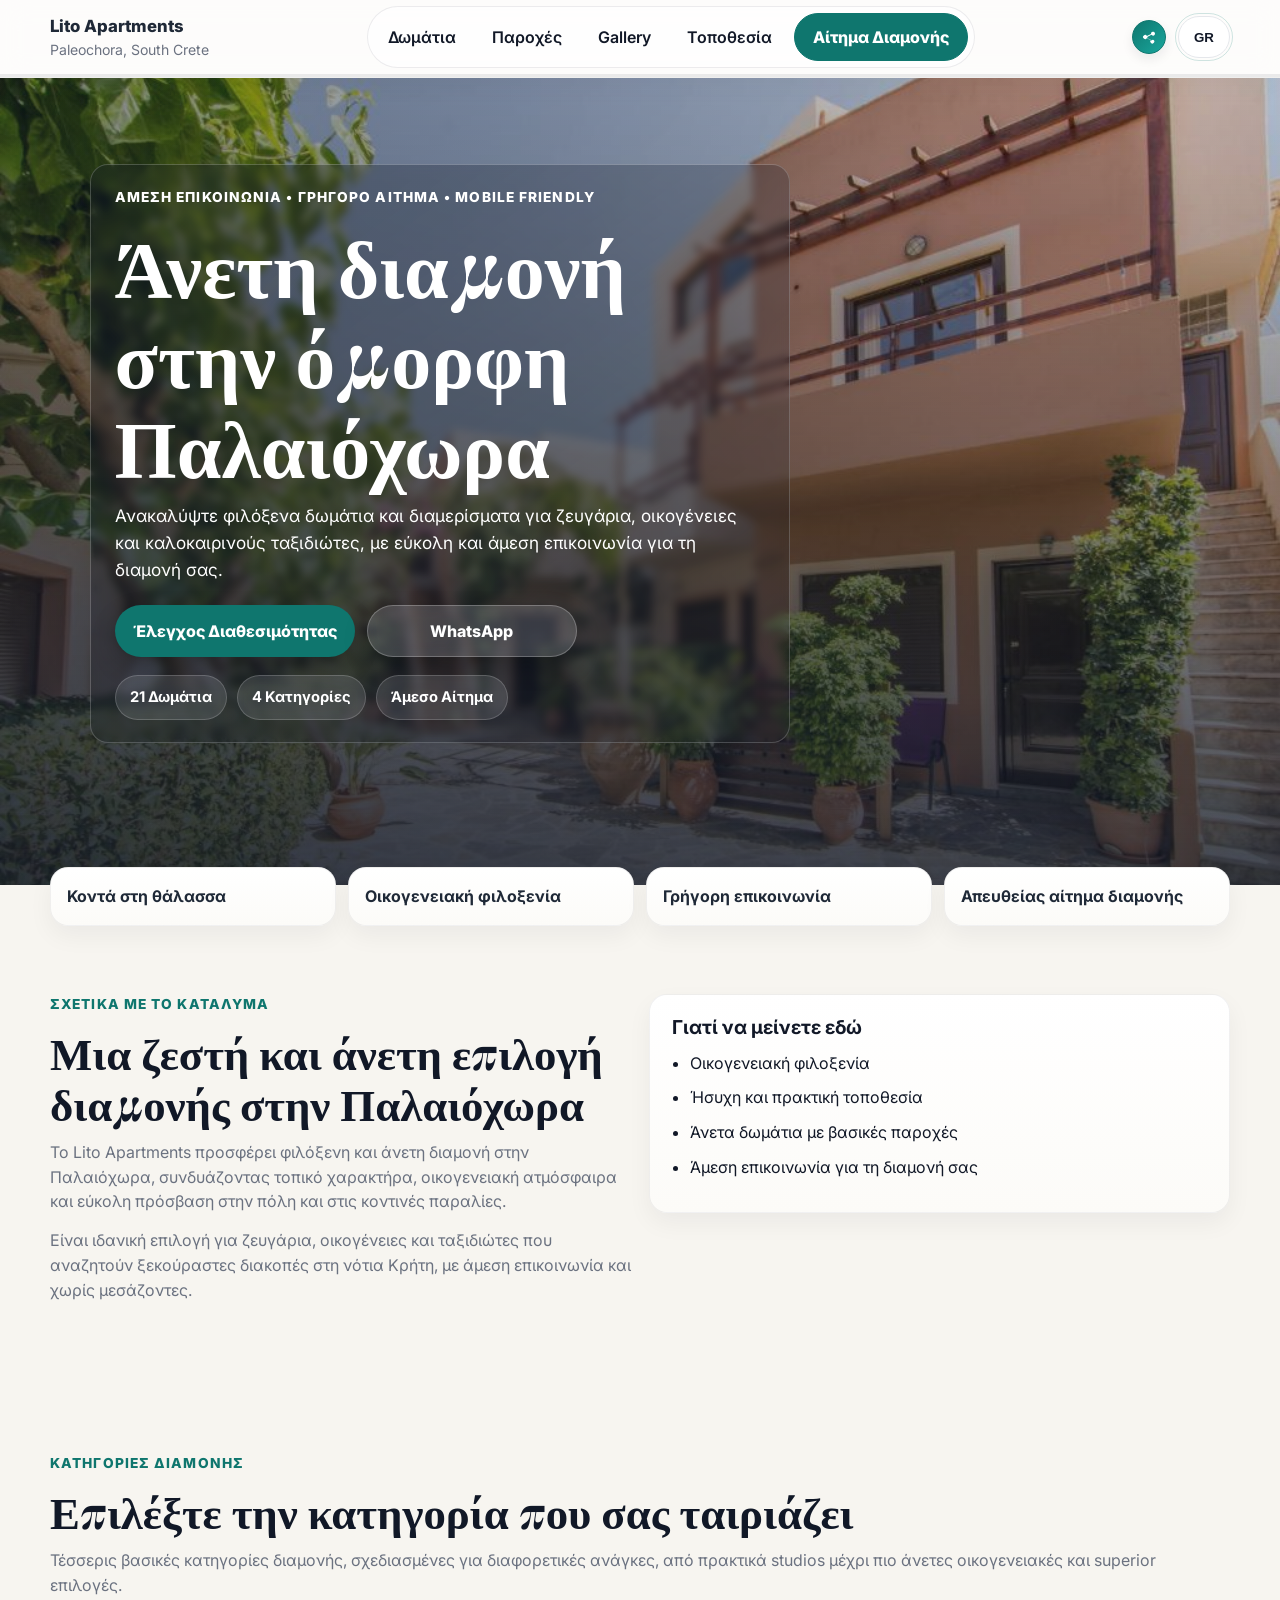
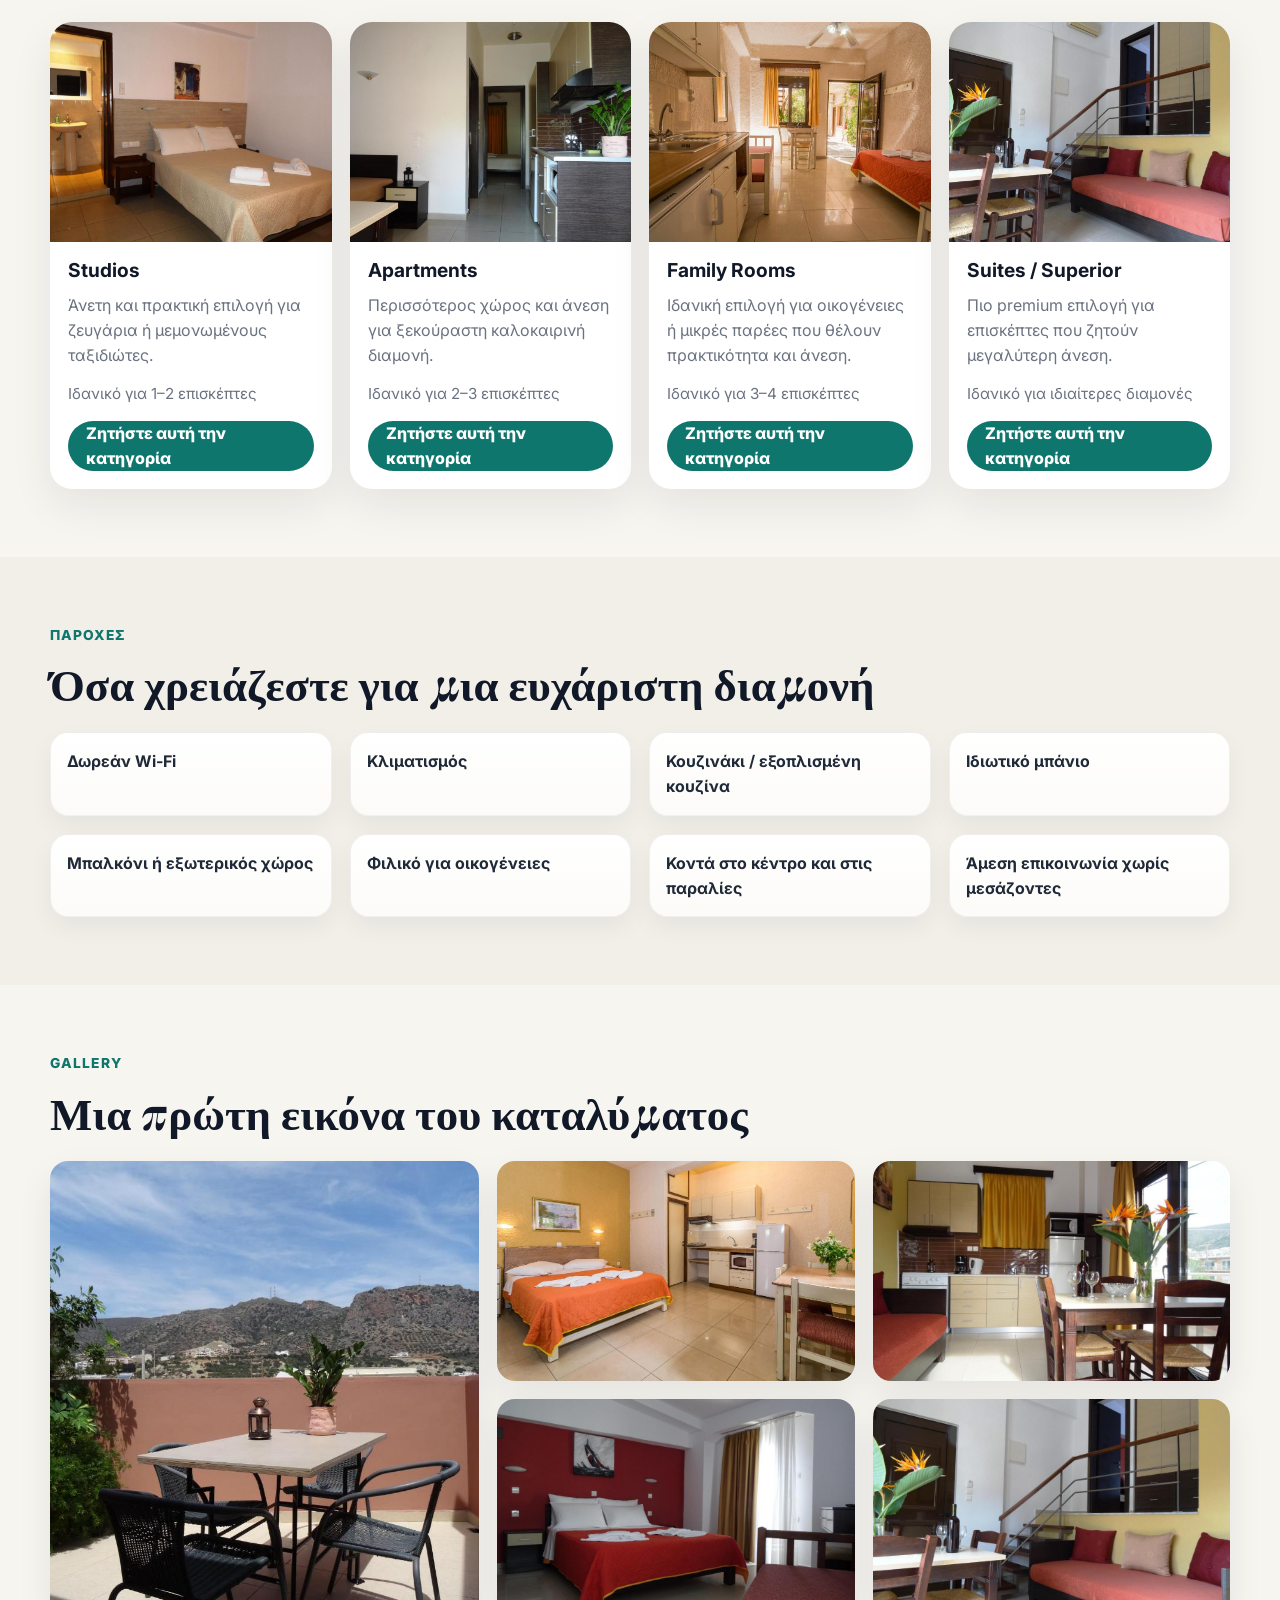
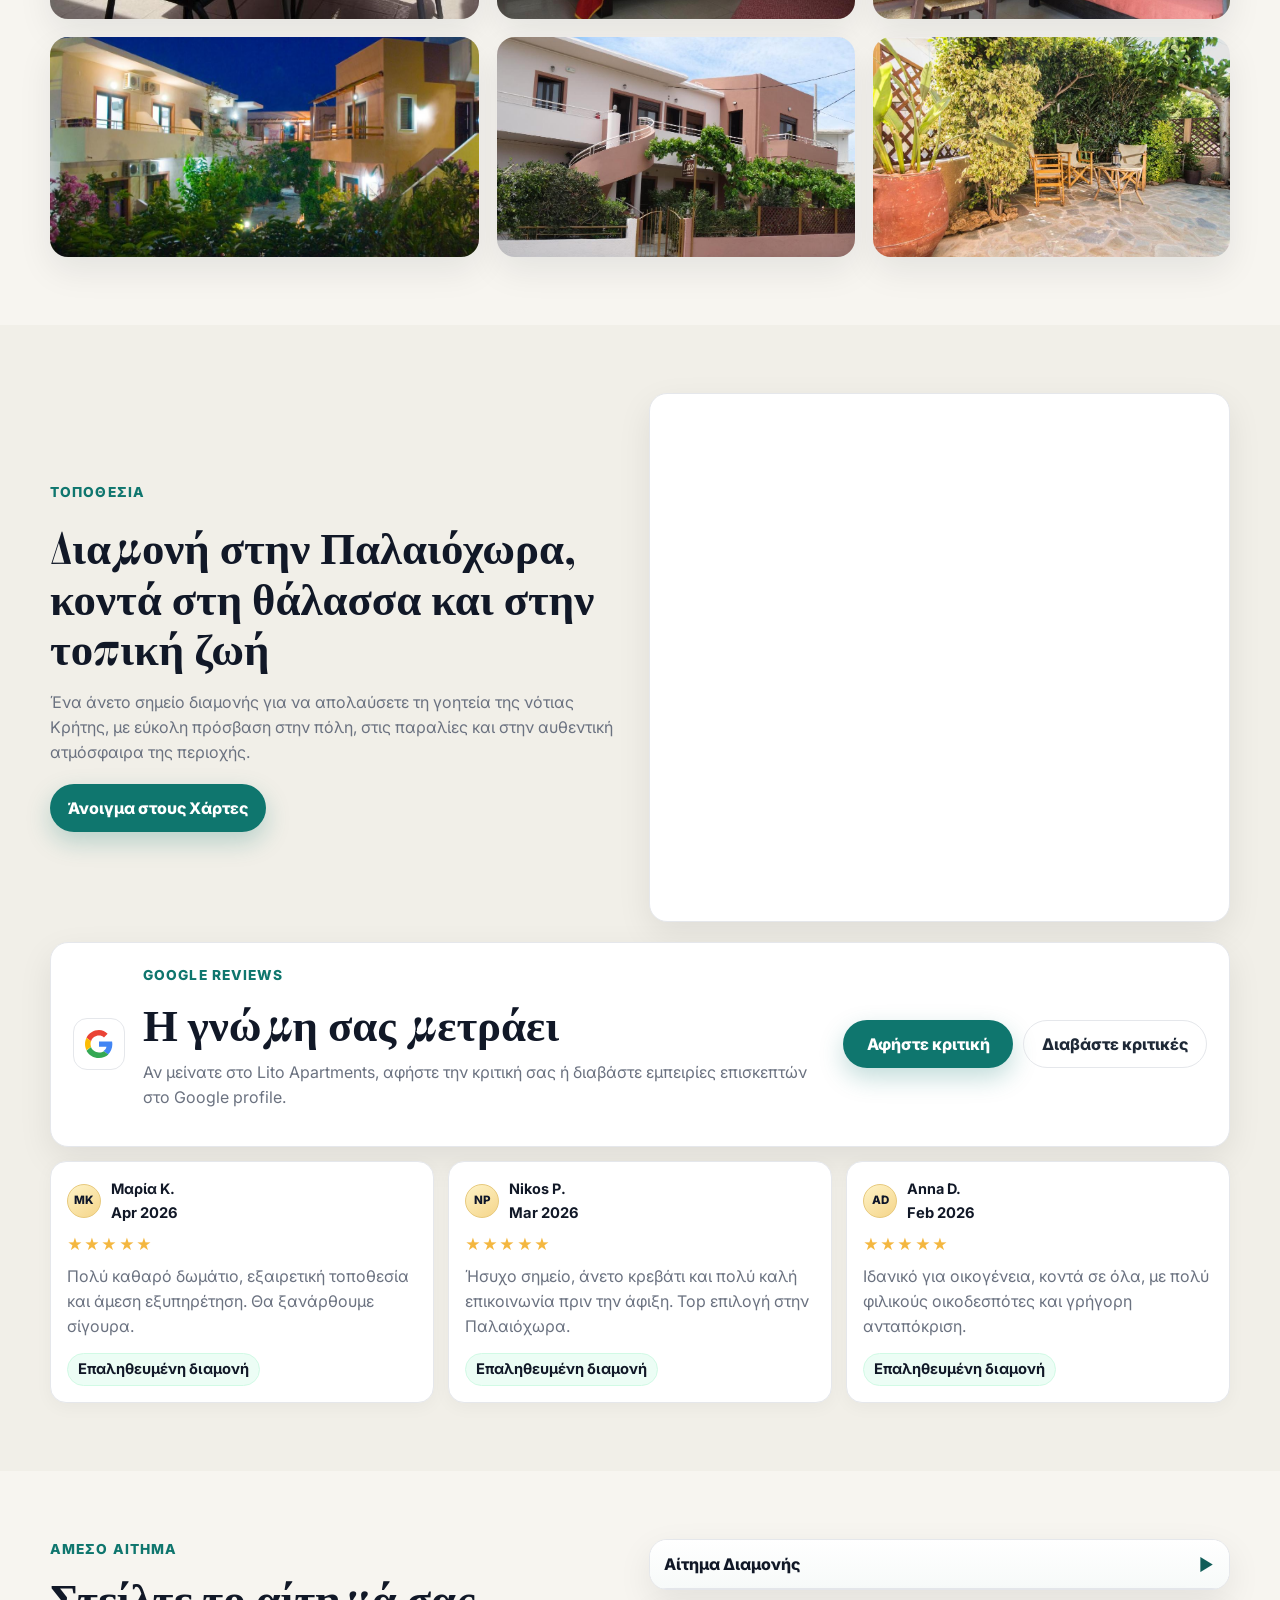
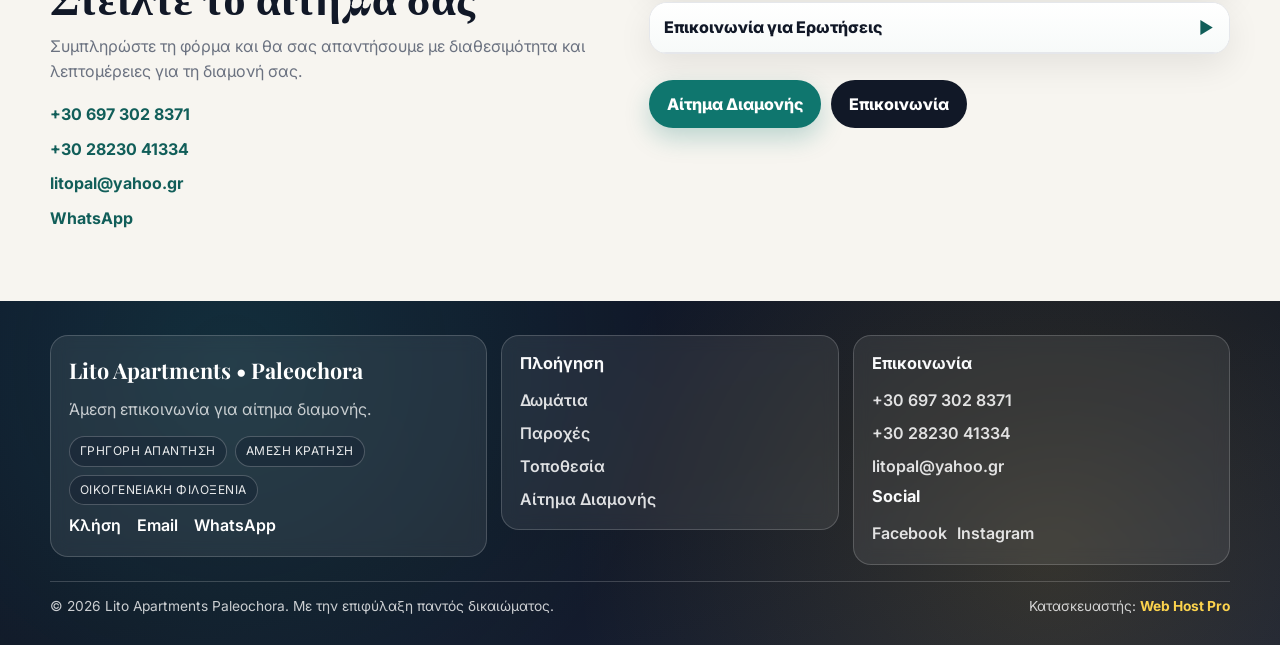
<file: index.html>
<!DOCTYPE html>
<html lang="el">
<head>
	<meta charset="UTF-8" />
	<meta name="viewport" content="width=device-width, initial-scale=1.0" />

	<title>Lito Apartments Paleochora | Direct Stay Request</title>
	<meta name="description" content="Άνετη διαμονή στην Παλαιόχωρα με άμεση επικοινωνία για αίτημα διαθεσιμότητας και κρατήσεις χωρίς μεσάζοντες." />
	<meta name="theme-color" content="#0f766e" />

	<meta property="og:title" content="Lito Apartments Paleochora" />
	<meta property="og:description" content="Comfortable apartments in Paleochora with direct communication for your stay request." />
	<meta property="og:type" content="website" />
	<meta property="og:image" content="assets/images/hero.jpg" />
	<meta property="og:locale" content="el_GR" />

	<link rel="preconnect" href="https://fonts.googleapis.com">
	<link rel="preconnect" href="https://fonts.gstatic.com" crossorigin>
	<link href="https://fonts.googleapis.com/css2?family=Inter:wght@400;500;600;700;800&family=Playfair+Display:wght@600;700&display=swap" rel="stylesheet">

	<link rel="stylesheet" href="assets/css/style.css" />
</head>
<body>
	<header class="site-header">
		<div class="container header-wrap">
			<a href="#home" class="brand" aria-label="Lito Apartments Paleochora">
				<span class="brand-title">Lito Apartments</span>
				<span class="brand-subtitle">Paleochora, South Crete</span>
			</a>

			<nav class="desktop-nav" aria-label="Primary navigation">
				<a href="#rooms" class="nav-link" data-i18n="navRooms">Δωμάτια</a>
				<a href="#facilities" class="nav-link" data-i18n="navFacilities">Παροχές</a>
				<a href="#gallery" class="nav-link" data-i18n="navGallery">Gallery</a>
				<a href="#location" class="nav-link" data-i18n="navLocation">Τοποθεσία</a>
				<a href="#contact" class="btn btn-outline js-open-request" data-i18n="navRequest">Αίτημα Διαμονής</a>
			</nav>

			<div class="header-actions">
				<div class="share-menu" id="shareMenu">
					<button id="shareMenuToggle" class="share-main-btn" type="button" aria-label="Open share menu" title="Open share menu" aria-expanded="false" aria-controls="shareMenuPanel">
						<svg viewBox="0 0 24 24" aria-hidden="true">
							<path d="M18 16a3 3 0 0 0-2.39 1.2l-6.2-3.1a3.1 3.1 0 0 0 0-2.2l6.2-3.1A3 3 0 1 0 15 7a3.1 3.1 0 0 0 .05.53l-6.2 3.1a3 3 0 1 0 0 2.74l6.2 3.1A3 3 0 1 0 18 16z" fill="currentColor"/>
						</svg>
					</button>
					<div class="share-menu-panel" id="shareMenuPanel" aria-label="Share options">
						<button id="shareSiteBtn" class="share-item" type="button" aria-label="Share this page" title="Share this page">
							<svg viewBox="0 0 24 24" aria-hidden="true">
								<path d="M18 16a3 3 0 0 0-2.39 1.2l-6.2-3.1a3.1 3.1 0 0 0 0-2.2l6.2-3.1A3 3 0 1 0 15 7a3.1 3.1 0 0 0 .05.53l-6.2 3.1a3 3 0 1 0 0 2.74l6.2 3.1A3 3 0 1 0 18 16z" fill="currentColor"/>
							</svg>
						</button>
						<a class="share-item" href="https://wa.me/306973028371" target="_blank" rel="noopener" aria-label="WhatsApp">
						<svg viewBox="0 0 24 24" aria-hidden="true">
							<path d="M20.52 3.48A11.82 11.82 0 0 0 12.03 0C5.43 0 .08 5.35.08 11.95c0 2.1.55 4.16 1.6 5.98L0 24l6.24-1.63a11.88 11.88 0 0 0 5.79 1.48h.01c6.6 0 11.95-5.35 11.95-11.95 0-3.19-1.24-6.19-3.47-8.42zM12.04 21.8h-.01a9.86 9.86 0 0 1-5.03-1.38l-.36-.21-3.7.97.99-3.61-.24-.37a9.84 9.84 0 0 1-1.53-5.25c0-5.46 4.44-9.9 9.9-9.9 2.65 0 5.14 1.03 7.01 2.9a9.84 9.84 0 0 1 2.9 7.01c0 5.46-4.45 9.9-9.91 9.9zm5.43-7.42c-.3-.15-1.76-.87-2.04-.97-.27-.1-.47-.15-.67.15s-.77.97-.95 1.17c-.17.2-.35.22-.64.07-.3-.15-1.27-.47-2.42-1.5-.9-.8-1.5-1.8-1.67-2.1-.17-.3-.02-.46.13-.61.13-.13.3-.35.45-.52.15-.17.2-.3.3-.5.1-.2.05-.37-.02-.52-.08-.15-.67-1.62-.92-2.22-.24-.57-.49-.5-.67-.51h-.57c-.2 0-.52.08-.8.37s-1.05 1.02-1.05 2.48 1.07 2.88 1.22 3.08c.15.2 2.1 3.2 5.1 4.49.71.31 1.27.5 1.7.64.72.23 1.38.2 1.9.12.58-.09 1.76-.72 2.01-1.41.25-.7.25-1.29.17-1.41-.07-.12-.27-.2-.57-.35z" fill="currentColor"/>
						</svg>
						</a>
						<a class="share-item" href="https://www.facebook.com" target="_blank" rel="noopener" aria-label="Facebook">
						<svg viewBox="0 0 24 24" aria-hidden="true">
							<path d="M24 12a12 12 0 1 0-13.88 11.86v-8.39H7.08V12h3.04V9.36c0-3 1.79-4.66 4.53-4.66 1.31 0 2.68.23 2.68.23v2.95h-1.51c-1.49 0-1.95.93-1.95 1.88V12h3.32l-.53 3.47h-2.79v8.39A12 12 0 0 0 24 12z" fill="currentColor"/>
						</svg>
						</a>
						<a class="share-item" href="https://www.instagram.com" target="_blank" rel="noopener" aria-label="Instagram">
						<svg viewBox="0 0 24 24" aria-hidden="true">
							<path d="M7 2h10a5 5 0 0 1 5 5v10a5 5 0 0 1-5 5H7a5 5 0 0 1-5-5V7a5 5 0 0 1 5-5zm0 2a3 3 0 0 0-3 3v10a3 3 0 0 0 3 3h10a3 3 0 0 0 3-3V7a3 3 0 0 0-3-3H7zm11.5 1.5a1 1 0 1 1-1 1 1 1 0 0 1 1-1zM12 7a5 5 0 1 1-5 5 5 5 0 0 1 5-5zm0 2a3 3 0 1 0 3 3 3 3 0 0 0-3-3z" fill="currentColor"/>
						</svg>
						</a>
					</div>
				</div>

				<button id="langToggle" class="lang-toggle" type="button" aria-label="Toggle language">
					GR
				</button>

				<button id="menuToggle" class="menu-toggle" type="button" aria-label="Toggle menu">
					☰
				</button>
			</div>
		</div>

		<div id="mobileMenu" class="mobile-menu">
			<a href="#rooms" class="nav-link" data-i18n="navRooms">Δωμάτια</a>
			<a href="#facilities" class="nav-link" data-i18n="navFacilities">Παροχές</a>
			<a href="#gallery" class="nav-link" data-i18n="navGallery">Gallery</a>
			<a href="#location" class="nav-link" data-i18n="navLocation">Τοποθεσία</a>
			<a href="#contact" class="js-open-request" data-i18n="navRequest">Αίτημα Διαμονής</a>
		</div>
		<div class="nav-progress" aria-hidden="true">
			<span id="navProgressBar"></span>
		</div>
	</header>

	<main id="home">
		<section class="hero">
			<img src="assets/images/hero.jpg" alt="Lito Apartments Paleochora" class="hero-bg" loading="eager" />

			<div class="hero-overlay"></div>

			<div class="container hero-inner">
				<div class="hero-content">
					<p class="eyebrow hero-eyebrow" data-i18n="heroEyebrow">Άμεση επικοινωνία • Γρήγορο αίτημα • Mobile friendly</p>
					<h1 data-i18n="heroTitle">Άνετη διαμονή στην όμορφη Παλαιόχωρα</h1>
					<p class="hero-text" data-i18n="heroText">
						Ανακαλύψτε φιλόξενα δωμάτια και διαμερίσματα για ζευγάρια, οικογένειες και καλοκαιρινούς ταξιδιώτες,
						με εύκολη και άμεση επικοινωνία για τη διαμονή σας.
					</p>

					<div class="hero-actions">
						<a href="#contact" class="btn btn-primary js-open-request" data-i18n="heroCtaPrimary">Έλεγχος Διαθεσιμότητας</a>
						<a href="https://wa.me/306973028371" class="btn btn-secondary" target="_blank" rel="noopener" data-i18n="heroCtaSecondary">WhatsApp</a>
					</div>

					<div class="hero-points">
						<span data-i18n="heroPoint1">21 Δωμάτια</span>
						<span data-i18n="heroPoint2">4 Κατηγορίες</span>
						<span data-i18n="heroPoint3">Άμεσο Αίτημα</span>
					</div>
				</div>
			</div>
		</section>

		<section class="trust-bar">
			<div class="container trust-grid">
				<div class="trust-item" data-i18n="trust1">Κοντά στη θάλασσα</div>
				<div class="trust-item" data-i18n="trust2">Οικογενειακή φιλοξενία</div>
				<div class="trust-item" data-i18n="trust3">Γρήγορη επικοινωνία</div>
				<div class="trust-item" data-i18n="trust4">Απευθείας αίτημα διαμονής</div>
			</div>
		</section>

		<section class="section intro">
			<div class="container intro-grid">
				<div class="intro-copy">
					<p class="eyebrow" data-i18n="aboutEyebrow">Σχετικά με το κατάλυμα</p>
					<h2 data-i18n="aboutTitle">Μια ζεστή και άνετη επιλογή διαμονής στην Παλαιόχωρα</h2>
					<p data-i18n="aboutText1">
						Το Lito Apartments προσφέρει φιλόξενη και άνετη διαμονή στην Παλαιόχωρα,
						συνδυάζοντας τοπικό χαρακτήρα, οικογενειακή ατμόσφαιρα και εύκολη πρόσβαση στην πόλη και στις κοντινές παραλίες.
					</p>
					<p data-i18n="aboutText2">
						Είναι ιδανική επιλογή για ζευγάρια, οικογένειες και ταξιδιώτες που αναζητούν ξεκούραστες διακοπές
						στη νότια Κρήτη, με άμεση επικοινωνία και χωρίς μεσάζοντες.
					</p>
				</div>

				<div class="info-card">
					<h3 data-i18n="whyTitle">Γιατί να μείνετε εδώ</h3>
					<ul class="check-list">
						<li data-i18n="why1">Οικογενειακή φιλοξενία</li>
						<li data-i18n="why2">Ήσυχη και πρακτική τοποθεσία</li>
						<li data-i18n="why3">Άνετα δωμάτια με βασικές παροχές</li>
						<li data-i18n="why4">Άμεση επικοινωνία για τη διαμονή σας</li>
					</ul>
				</div>
			</div>
		</section>

		<section id="rooms" class="section">
			<div class="container">
				<div class="section-head">
					<p class="eyebrow" data-i18n="roomsEyebrow">Κατηγορίες διαμονής</p>
					<h2 data-i18n="roomsTitle">Επιλέξτε την κατηγορία που σας ταιριάζει</h2>
					<p data-i18n="roomsIntro">
						Τέσσερις βασικές κατηγορίες διαμονής, σχεδιασμένες για διαφορετικές ανάγκες,
						από πρακτικά studios μέχρι πιο άνετες οικογενειακές και superior επιλογές.
					</p>
				</div>

				<div class="cards-grid">
					<article class="room-card">
						<img src="assets/images/room-1.jpg" alt="Studio" loading="lazy" />
						<div class="room-card-body">
							<h3 data-i18n="room1Title">Studios</h3>
							<p data-i18n="room1Text">Άνετη και πρακτική επιλογή για ζευγάρια ή μεμονωμένους ταξιδιώτες.</p>
							<span data-i18n="room1Meta">Ιδανικό για 1–2 επισκέπτες</span>
							<a href="#contact" class="btn btn-small" data-room="Studio" data-i18n="roomCta">Ζητήστε αυτή την κατηγορία</a>
						</div>
					</article>

					<article class="room-card">
						<img src="assets/images/room-2.jpg" alt="Apartment" loading="lazy" />
						<div class="room-card-body">
							<h3 data-i18n="room2Title">Apartments</h3>
							<p data-i18n="room2Text">Περισσότερος χώρος και άνεση για ξεκούραστη καλοκαιρινή διαμονή.</p>
							<span data-i18n="room2Meta">Ιδανικό για 2–3 επισκέπτες</span>
							<a href="#contact" class="btn btn-small" data-room="Apartment" data-i18n="roomCta">Ζητήστε αυτή την κατηγορία</a>
						</div>
					</article>

					<article class="room-card">
						<img src="assets/images/room-3.jpg" alt="Family Room" loading="lazy" />
						<div class="room-card-body">
							<h3 data-i18n="room3Title">Family Rooms</h3>
							<p data-i18n="room3Text">Ιδανική επιλογή για οικογένειες ή μικρές παρέες που θέλουν πρακτικότητα και άνεση.</p>
							<span data-i18n="room3Meta">Ιδανικό για 3–4 επισκέπτες</span>
							<a href="#contact" class="btn btn-small" data-room="Family Room" data-i18n="roomCta">Ζητήστε αυτή την κατηγορία</a>
						</div>
					</article>

					<article class="room-card">
						<img src="assets/images/room-4.jpg" alt="Suite / Superior" loading="lazy" />
						<div class="room-card-body">
							<h3 data-i18n="room4Title">Suites / Superior</h3>
							<p data-i18n="room4Text">Πιο premium επιλογή για επισκέπτες που ζητούν μεγαλύτερη άνεση.</p>
							<span data-i18n="room4Meta">Ιδανικό για ιδιαίτερες διαμονές</span>
							<a href="#contact" class="btn btn-small" data-room="Suite / Superior" data-i18n="roomCta">Ζητήστε αυτή την κατηγορία</a>
						</div>
					</article>
				</div>
			</div>
		</section>

		<section id="facilities" class="section section-alt">
			<div class="container">
				<div class="section-head">
					<p class="eyebrow" data-i18n="facilitiesEyebrow">Παροχές</p>
					<h2 data-i18n="facilitiesTitle">Όσα χρειάζεστε για μια ευχάριστη διαμονή</h2>
				</div>

				<div class="features-grid">
					<div class="feature" data-i18n="facility1">Δωρεάν Wi-Fi</div>
					<div class="feature" data-i18n="facility2">Κλιματισμός</div>
					<div class="feature" data-i18n="facility3">Κουζινάκι / εξοπλισμένη κουζίνα</div>
					<div class="feature" data-i18n="facility4">Ιδιωτικό μπάνιο</div>
					<div class="feature" data-i18n="facility5">Μπαλκόνι ή εξωτερικός χώρος</div>
					<div class="feature" data-i18n="facility6">Φιλικό για οικογένειες</div>
					<div class="feature" data-i18n="facility7">Κοντά στο κέντρο και στις παραλίες</div>
					<div class="feature" data-i18n="facility8">Άμεση επικοινωνία χωρίς μεσάζοντες</div>
				</div>
			</div>
		</section>

		<section id="gallery" class="section">
			<div class="container">
				<div class="section-head">
					<p class="eyebrow" data-i18n="galleryEyebrow">Gallery</p>
					<h2 data-i18n="galleryTitle">Μια πρώτη εικόνα του καταλύματος</h2>
				</div>

				<div class="gallery-grid">
					<img src="assets/images/gallery-1.jpg" alt="Gallery image 1" loading="lazy">
					<img src="assets/images/gallery-2.jpg" alt="Gallery image 2" loading="lazy">
					<img src="assets/images/gallery-3.jpg" alt="Gallery image 3" loading="lazy">
					<img src="assets/images/gallery-4.jpg" alt="Gallery image 4" loading="lazy">
					<img src="assets/images/gallery-5.jpg" alt="Gallery image 5" loading="lazy">
					<img src="assets/images/gallery-6.jpg" alt="Gallery image 6" loading="lazy">
					<img src="assets/images/gallery-7.jpg" alt="Gallery image 7" loading="lazy">
					<img src="assets/images/gallery-8.jpg" alt="Gallery image 8" loading="lazy">
				</div>
			</div>
		</section>

		<section id="location" class="section section-alt">
			<div class="container location-box">
				<div class="location-copy">
					<p class="eyebrow" data-i18n="locationEyebrow">Τοποθεσία</p>
					<h2 data-i18n="locationTitle">Διαμονή στην Παλαιόχωρα, κοντά στη θάλασσα και στην τοπική ζωή</h2>
					<p data-i18n="locationText">
						Ένα άνετο σημείο διαμονής για να απολαύσετε τη γοητεία της νότιας Κρήτης,
						με εύκολη πρόσβαση στην πόλη, στις παραλίες και στην αυθεντική ατμόσφαιρα της περιοχής.
					</p>
					<div class="location-actions">
						<a href="https://maps.app.goo.gl/StmvVErkx6oPKUX96" class="btn btn-primary" target="_blank" rel="noopener" data-i18n="locationCta">Άνοιγμα στους Χάρτες</a>
					</div>
				</div>
				<div class="location-map-card">
					<iframe
						title="Paleochora map"
						src="https://maps.google.com/maps?q=Lito%20Apartments%20Paleochora&z=17&output=embed&iwloc=near"
						loading="lazy"
						referrerpolicy="no-referrer-when-downgrade"></iframe>
				</div>
			</div>

			<div class="container location-reviews">
				<div class="google-review-card location-google-card">
					<div class="google-profile-badge" aria-hidden="true">
						<svg viewBox="0 0 48 48" width="28" height="28" role="img" aria-label="Google">
							<path fill="#EA4335" d="M24 9.5c3.3 0 6.2 1.1 8.5 3.3l6.3-6.3C34.8 2.3 29.8 0 24 0 14.6 0 6.5 5.4 2.6 13.3l7.8 6.1C12.2 13.3 17.6 9.5 24 9.5z"/>
							<path fill="#4285F4" d="M46.9 24.5c0-1.7-.2-3.3-.5-4.9H24v9.3h12.8c-.6 3-2.3 5.5-4.9 7.2l7.6 5.9c4.4-4.1 7.4-10.1 7.4-17.5z"/>
							<path fill="#FBBC05" d="M10.4 28.6c-.5-1.5-.9-3-.9-4.6s.3-3.2.9-4.6l-7.8-6.1C.9 16.5 0 20.1 0 24s.9 7.5 2.6 10.7l7.8-6.1z"/>
							<path fill="#34A853" d="M24 48c6.5 0 12-2.1 16-5.8l-7.6-5.9c-2.1 1.4-4.8 2.2-8.4 2.2-6.4 0-11.8-3.8-13.7-9.2l-7.8 6.1C6.5 42.6 14.6 48 24 48z"/>
						</svg>
					</div>
					<div class="google-review-copy">
						<p class="eyebrow" data-i18n="googleEyebrow">Google Reviews</p>
						<h2 data-i18n="googleTitle">Η γνώμη σας μετράει</h2>
						<p data-i18n="googleText">Αν μείνατε στο Lito Apartments, αφήστε την κριτική σας ή διαβάστε εμπειρίες επισκεπτών στο Google profile.</p>
					</div>
					<div class="google-review-actions">
						<a class="btn btn-primary" href="https://maps.app.goo.gl/StmvVErkx6oPKUX96" target="_blank" rel="noopener" data-i18n="googleCtaLeave">Αφήστε κριτική</a>
						<a class="btn btn-outline" href="https://maps.app.goo.gl/StmvVErkx6oPKUX96" target="_blank" rel="noopener" data-i18n="googleCtaRead">Διαβάστε κριτικές</a>
					</div>
				</div>

				<div class="review-grid">
					<article class="review-card">
						<div class="review-head">
							<div class="review-avatar" aria-hidden="true">MK</div>
							<div class="review-meta">
								<strong data-i18n="review1Author">Μαρία Κ.</strong>
								<span>Apr 2026</span>
							</div>
						</div>
						<div class="review-stars" aria-hidden="true">★★★★★</div>
						<p data-i18n="review1Text">Πολύ καθαρό δωμάτιο, εξαιρετική τοποθεσία και άμεση εξυπηρέτηση. Θα ξανάρθουμε σίγουρα.</p>
						<span class="review-badge" data-i18n="reviewVerified">Επαληθευμένη διαμονή</span>
					</article>
					<article class="review-card">
						<div class="review-head">
							<div class="review-avatar" aria-hidden="true">NP</div>
							<div class="review-meta">
								<strong data-i18n="review2Author">Nikos P.</strong>
								<span>Mar 2026</span>
							</div>
						</div>
						<div class="review-stars" aria-hidden="true">★★★★★</div>
						<p data-i18n="review2Text">Ήσυχο σημείο, άνετο κρεβάτι και πολύ καλή επικοινωνία πριν την άφιξη. Top επιλογή στην Παλαιόχωρα.</p>
						<span class="review-badge" data-i18n="reviewVerified">Επαληθευμένη διαμονή</span>
					</article>
					<article class="review-card">
						<div class="review-head">
							<div class="review-avatar" aria-hidden="true">AD</div>
							<div class="review-meta">
								<strong data-i18n="review3Author">Anna D.</strong>
								<span>Feb 2026</span>
							</div>
						</div>
						<div class="review-stars" aria-hidden="true">★★★★★</div>
						<p data-i18n="review3Text">Ιδανικό για οικογένεια, κοντά σε όλα, με πολύ φιλικούς οικοδεσπότες και γρήγορη ανταπόκριση.</p>
						<span class="review-badge" data-i18n="reviewVerified">Επαληθευμένη διαμονή</span>
					</article>
				</div>
			</div>
		</section>

		<section id="contact" class="section contact-section">
			<div class="container contact-grid">
				<div>
					<p class="eyebrow" data-i18n="contactEyebrow">Άμεσο αίτημα</p>
					<h2 data-i18n="contactTitle">Στείλτε το αίτημά σας</h2>
					<p data-i18n="contactText">
						Συμπληρώστε τη φόρμα και θα σας απαντήσουμε με διαθεσιμότητα και λεπτομέρειες για τη διαμονή σας.
					</p>

					<div class="contact-links">
						<a href="tel:+306973028371">+30 697 302 8371</a>
						<a href="tel:+302823041334">+30 28230 41334</a>
						<a href="mailto:litopal@yahoo.gr">litopal@yahoo.gr</a>
						<a href="https://wa.me/306973028371" target="_blank" rel="noopener">WhatsApp</a>
					</div>
				</div>

				<div class="forms-stack">
					<div class="form-card is-collapsed" id="stayRequestForm">
						<button class="form-toggle" id="stayFormToggle" type="button" aria-expanded="false" aria-controls="stayFormCollapse">
							<span data-i18n="stayFormTitle">Αίτημα Διαμονής</span>
							<span class="form-arrow" aria-hidden="true">▼</span>
						</button>
						<div class="form-collapse" id="stayFormCollapse">
							<form class="contact-form compact-form" action="contact.php" method="post">
							<input type="hidden" name="lang" id="formLang" value="el">

							<input type="text" name="name" id="name" placeholder="Ονοματεπώνυμο" required>
							<input type="email" name="email" id="email" placeholder="Email" required>
							<input type="tel" name="phone" id="phone" placeholder="Τηλέφωνο">
							<input type="date" name="arrival" id="arrival">
							<input type="date" name="departure" id="departure">
							<input type="number" name="guests" id="guests" placeholder="Άτομα" min="1">
							<select name="room_type" id="room_type" class="room-select">
								<option value="" data-i18n="formRoomDefault">Επιλέξτε κατηγορία</option>
								<option value="Studio">Studio</option>
								<option value="Apartment">Apartment</option>
								<option value="Family Room">Family Room</option>
								<option value="Suite / Superior">Suite / Superior</option>
							</select>
							<textarea name="message" id="message" rows="5" placeholder="Μήνυμα"></textarea>
							<button type="submit" class="btn btn-primary btn-full" data-i18n="formSubmit">Αποστολή Αιτήματος</button>
							</form>
						</div>
					</div>

					<div class="form-card is-collapsed" id="questionForm">
						<button class="form-toggle" id="questionFormToggle" type="button" aria-expanded="false" aria-controls="questionFormCollapse">
							<span data-i18n="questionFormTitle">Επικοινωνία για Ερωτήσεις</span>
							<span class="form-arrow" aria-hidden="true">▼</span>
						</button>
						<div class="form-collapse" id="questionFormCollapse">
							<form class="contact-form compact-form" action="contact.php" method="post">
							<input type="hidden" name="lang" value="el">
							<input type="hidden" name="room_type" value="Question">

							<input type="text" name="name" placeholder="Ονοματεπώνυμο" required>
							<input type="email" name="email" placeholder="Email" required>
							<input type="tel" name="phone" placeholder="Τηλέφωνο">
							<textarea name="message" rows="4" placeholder="Μήνυμα" required></textarea>
							<button type="submit" class="btn btn-secondary btn-full" data-i18n="questionSubmit">Αποστολή Ερώτησης</button>
							</form>
						</div>
					</div>

					<div class="contact-ctas">
						<a class="btn btn-primary" id="ctaStayForm" href="#stayRequestForm" data-i18n="contactCtaStay">Αίτημα Διαμονής</a>
						<a class="btn btn-secondary" id="ctaQuestionForm" href="#questionForm" data-i18n="contactCtaQuestion">Επικοινωνία</a>
					</div>
				</div>
			</div>
		</section>
	</main>

	<footer class="site-footer">
		<div class="container">
			<div class="footer-wrap">
				<div class="footer-brand-card">
					<strong class="footer-brand">Lito Apartments • Paleochora</strong>
					<p data-i18n="footerText">Άμεση επικοινωνία για αίτημα διαμονής.</p>
					<div class="footer-highlights">
						<span data-i18n="footerTag1">Fast Response</span>
						<span data-i18n="footerTag2">Direct Booking</span>
						<span data-i18n="footerTag3">Family Hospitality</span>
					</div>
					<div class="footer-links">
						<a href="tel:+306973028371" data-i18n="footerCall">Κλήση</a>
						<a href="mailto:litopal@yahoo.gr" data-i18n="footerEmail">Email</a>
						<a href="https://wa.me/306973028371" target="_blank" rel="noopener">WhatsApp</a>
					</div>
				</div>

				<div class="footer-col">
					<h3 data-i18n="footerExplore">Πλοήγηση</h3>
					<a href="#rooms" data-i18n="footerRooms">Δωμάτια</a>
					<a href="#facilities" data-i18n="footerFacilities">Παροχές</a>
					<a href="#location" data-i18n="footerLocation">Τοποθεσία</a>
					<a href="#contact" class="js-open-request" data-i18n="footerRequest">Αίτημα Διαμονής</a>
				</div>

				<div class="footer-col">
					<h3 data-i18n="footerContactTitle">Επικοινωνία</h3>
					<a href="tel:+306973028371">+30 697 302 8371</a>
					<a href="tel:+302823041334">+30 28230 41334</a>
					<a href="mailto:litopal@yahoo.gr">litopal@yahoo.gr</a>
					<h3 data-i18n="footerSocialTitle">Social</h3>
					<div class="footer-socials">
						<a href="https://www.facebook.com" target="_blank" rel="noopener">Facebook</a>
						<a href="https://www.instagram.com" target="_blank" rel="noopener">Instagram</a>
					</div>
				</div>
			</div>

			<div class="footer-bottom">
				<p data-i18n="footerCopyright">© 2026 Lito Apartments Paleochora. All rights reserved.</p>
				<p>
					<span data-i18n="footerBuilderLabel">Κατασκευαστής:</span>
					<a href="mailto:litopal@yahoo.gr" data-i18n="footerBuilderName">Web Host Pro</a>
				</p>
			</div>
		</div>
	</footer>

	<div class="mobile-cta-bar">
		<a href="tel:+306973028371" data-i18n="mobileCall">Κλήση</a>
		<a href="https://wa.me/306973028371" target="_blank" rel="noopener">WhatsApp</a>
		<a href="#contact" class="js-open-request" data-i18n="mobileRequest">Αίτημα</a>
	</div>

	<div class="request-modal" id="requestModal" aria-hidden="true" role="dialog" aria-modal="true" aria-labelledby="modalRequestTitle">
		<div class="request-modal-backdrop" data-close-modal></div>
		<div class="request-dialog">
			<button type="button" class="modal-close" id="closeRequestModal" data-close-modal aria-label="Close">✕</button>
			<h2 id="modalRequestTitle" data-i18n="modalRequestTitle">Άμεσο Αίτημα Διαμονής</h2>
			<p data-i18n="modalRequestText">Συμπληρώστε γρήγορα τη φόρμα και θα σας απαντήσουμε άμεσα.</p>
			<form class="contact-form modal-form" action="contact.php" method="post">
				<input type="hidden" name="lang" id="modalFormLang" value="el">
				<input type="text" name="name" placeholder="Ονοματεπώνυμο" required>
				<input type="email" name="email" placeholder="Email" required>
				<input type="tel" name="phone" placeholder="Τηλέφωνο">
				<input type="date" name="arrival">
				<input type="date" name="departure">
				<input type="number" name="guests" placeholder="Άτομα" min="1">
				<select name="room_type" class="room-select">
					<option value="" data-i18n="formRoomDefault">Επιλέξτε κατηγορία</option>
					<option value="Studio">Studio</option>
					<option value="Apartment">Apartment</option>
					<option value="Family Room">Family Room</option>
					<option value="Suite / Superior">Suite / Superior</option>
				</select>
				<textarea name="message" rows="4" placeholder="Μήνυμα"></textarea>
				<button type="submit" class="btn btn-primary btn-full" data-i18n="formSubmit">Αποστολή Αιτήματος</button>
			</form>
		</div>
	</div>

	<button type="button" id="backToTop" class="back-to-top" aria-label="Back to top">
		<span aria-hidden="true">↑</span>
		<span data-i18n="backToTop">Top</span>
	</button>

	<script src="assets/js/main.js"></script>
</body>
</html>
</file>
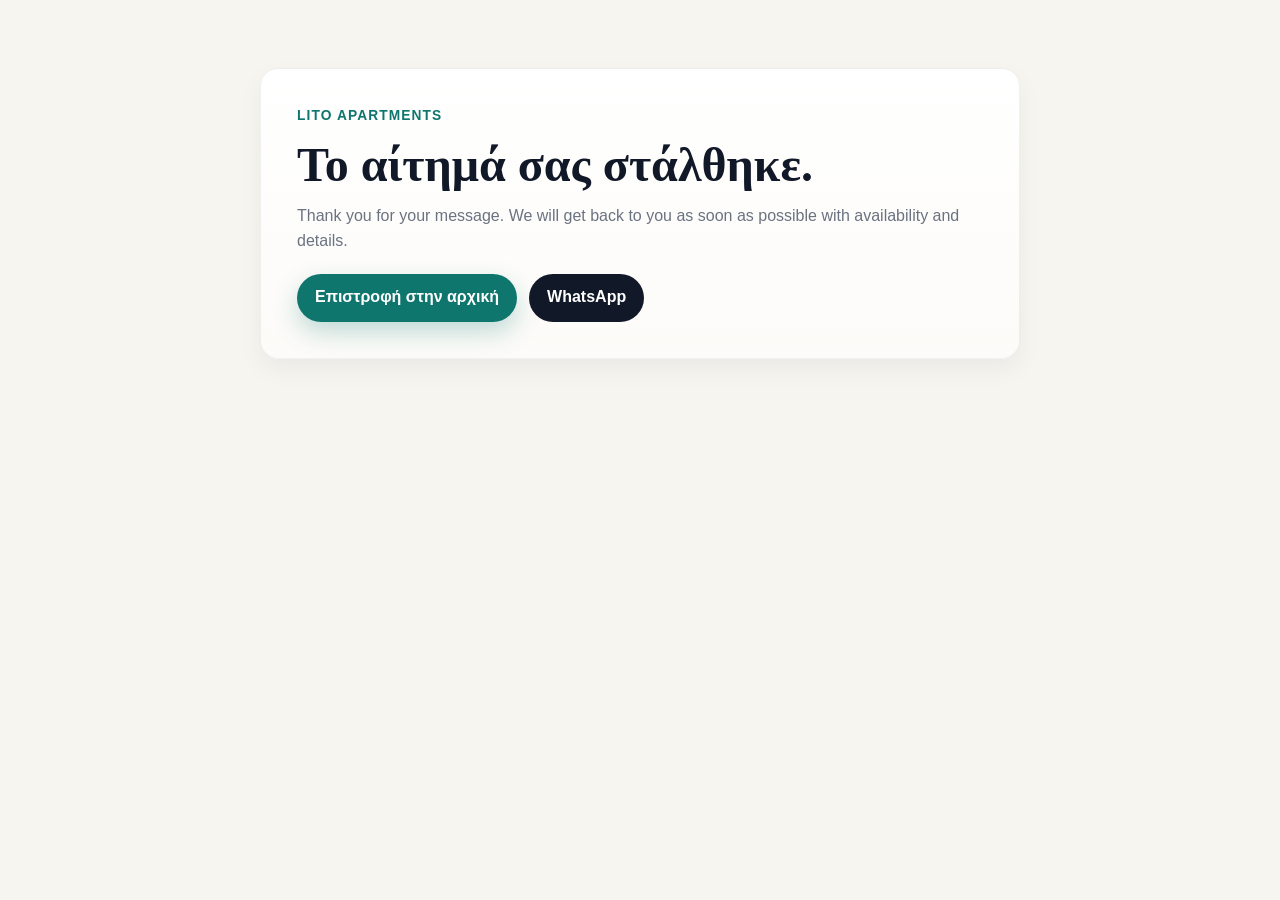
<file: thanks.html>
<!DOCTYPE html>
<html lang="el">
<head>
	<meta charset="UTF-8" />
	<meta name="viewport" content="width=device-width, initial-scale=1.0" />
	<title>Thank You | Lito Apartments Paleochora</title>
	<link rel="stylesheet" href="assets/css/style.css" />
</head>
<body>
	<main class="section">
		<div class="container" style="max-width: 760px;">
			<div class="info-card" style="padding: 36px;">
				<p class="eyebrow">Lito Apartments</p>
				<h1 style="font-size: clamp(2rem, 5vw, 3rem);">Το αίτημά σας στάλθηκε.</h1>
				<p>Thank you for your message. We will get back to you as soon as possible with availability and details.</p>
				<div style="display:flex; gap:12px; flex-wrap:wrap; margin-top:20px;">
					<a href="index.html" class="btn btn-primary">Επιστροφή στην αρχική</a>
					<a href="https://wa.me/306973028371" class="btn btn-secondary" target="_blank" rel="noopener">WhatsApp</a>
				</div>
			</div>
		</div>
	</main>
</body>
</html>
</file>
<file: assets/css/style.css>
:root {
  --bg: #f7f5f0;
  --surface: #ffffff;
  --surface-soft: #f1efe8;
  --text: #1f2937;
  --muted: #6b7280;
  --primary: #0f766e;
  --primary-dark: #115e59;
  --secondary: #111827;
  --accent: #c8a97e;
  --border: #e5e7eb;
  --shadow: 0 12px 34px rgba(0, 0, 0, 0.08);
  --radius: 18px;
  --container: 1180px;
  --header-height: 74px;
}

*,
*::before,
*::after {
  box-sizing: border-box;
}

html {
  scroll-behavior: smooth;
}

body {
  margin: 0;
  font-family: "Inter", sans-serif;
  background: var(--bg);
  color: var(--text);
  line-height: 1.55;
  padding-bottom: calc(66px + env(safe-area-inset-bottom));
}

img {
  display: block;
  width: 100%;
  max-width: 100%;
}

a {
  color: inherit;
  text-decoration: none;
}

.container {
  width: min(100% - 32px, var(--container));
  margin-inline: auto;
}

.section {
  padding: 68px 0;
}

.section-alt {
  background: var(--surface-soft);
}

.section-head {
  margin-bottom: 24px;
}

.eyebrow {
  color: var(--primary);
  font-weight: 800;
  font-size: 0.86rem;
  text-transform: uppercase;
  letter-spacing: 0.08em;
  margin: 0 0 12px;
}

h1,
h2,
h3 {
  margin: 0 0 12px;
  line-height: 1.12;
  color: var(--secondary);
}

h1,
h2 {
  font-family: "Playfair Display", serif;
}

h1 {
  font-size: clamp(2.2rem, 7vw, 4.4rem);
}

h2 {
  font-size: clamp(1.7rem, 5vw, 2.8rem);
}

h3 {
  font-size: 1.2rem;
}

p {
  margin: 0 0 14px;
  color: var(--muted);
  font-size: 1rem;
}

.site-header {
  position: sticky;
  top: 0;
  z-index: 30;
  background: rgba(255, 255, 255, 0.72);
  backdrop-filter: blur(14px);
  border-bottom: 1px solid rgba(17, 24, 39, 0.06);
  box-shadow: 0 8px 24px rgba(17, 24, 39, 0.04);
  transition: background 0.24s ease, box-shadow 0.24s ease, border-color 0.24s ease;
}

.site-header.is-scrolled {
  background: rgba(255, 255, 255, 0.95);
  border-bottom-color: rgba(15, 23, 42, 0.12);
  box-shadow: 0 8px 24px rgba(15, 23, 42, 0.08);
}

.nav-progress {
  height: 3px;
  background: rgba(17, 24, 39, 0.08);
}

.nav-progress span {
  display: block;
  height: 100%;
  width: 0;
  background: linear-gradient(90deg, var(--primary), #19a79d);
  transition: width 0.12s linear;
}

.header-wrap {
  min-height: var(--header-height);
  display: flex;
  align-items: center;
  justify-content: space-between;
  gap: 16px;
}

.brand {
  display: flex;
  flex-direction: column;
  min-width: 0;
}

.brand-title {
  font-weight: 800;
  font-size: 1.05rem;
}

.brand-subtitle {
  color: var(--muted);
  font-size: 0.88rem;
}

.desktop-nav {
  display: none;
  align-items: center;
  gap: 8px;
  padding: 6px;
  border-radius: 999px;
  background: rgba(255, 255, 255, 0.6);
  border: 1px solid rgba(15, 23, 42, 0.08);
}

.desktop-nav a:not(.btn) {
  font-weight: 600;
  color: var(--secondary);
  padding: 9px 14px;
  border-radius: 999px;
  background:
    linear-gradient(90deg, transparent, rgba(15, 118, 110, 0.1), transparent) 0 0 / 0 100% no-repeat,
    linear-gradient(90deg, var(--primary), #19a79d) 50% calc(100% - 4px) / 0 2px no-repeat,
    linear-gradient(90deg, rgba(15, 118, 110, 0.9), rgba(15, 118, 110, 0.25)) 50% calc(100% - 8px) / 0 1px no-repeat;
  transition: color 0.2s ease, background-size 0.28s ease, transform 0.2s ease, box-shadow 0.24s ease;
}

.desktop-nav a:not(.btn):hover,
.desktop-nav a:not(.btn):focus-visible {
  color: var(--primary-dark);
  background:
    linear-gradient(90deg, rgba(15, 118, 110, 0.08), rgba(15, 118, 110, 0.14), rgba(15, 118, 110, 0.08)) 0 0 / 100% 100% no-repeat,
    linear-gradient(90deg, var(--primary), #19a79d) 50% calc(100% - 4px) / 76% 2px no-repeat,
    linear-gradient(90deg, rgba(15, 118, 110, 0.9), rgba(15, 118, 110, 0.25)) 50% calc(100% - 8px) / 42% 1px no-repeat;
  transform: translateY(-1px);
  box-shadow: inset 0 0 0 1px rgba(15, 118, 110, 0.14);
}

.desktop-nav a.is-active:not(.btn) {
  color: var(--primary-dark);
  background:
    linear-gradient(90deg, rgba(15, 118, 110, 0.08), rgba(15, 118, 110, 0.16), rgba(15, 118, 110, 0.08)) 0 0 / 100% 100% no-repeat,
    linear-gradient(90deg, var(--primary), #19a79d) 50% calc(100% - 4px) / 86% 2px no-repeat,
    linear-gradient(90deg, rgba(15, 118, 110, 0.95), rgba(15, 118, 110, 0.28)) 50% calc(100% - 8px) / 54% 1px no-repeat;
  box-shadow: inset 0 0 0 1px rgba(15, 118, 110, 0.18), 0 8px 14px rgba(15, 118, 110, 0.12);
}

.desktop-nav .btn {
  transition: transform 0.16s ease, box-shadow 0.22s ease, border-color 0.22s ease, background 0.22s ease;
}

.desktop-nav .btn-outline {
  background: var(--primary);
  color: #fff;
  border: 1px solid var(--primary);
}

.desktop-nav .btn:hover,
.desktop-nav .btn:focus-visible {
  transform: translateY(-1px);
  box-shadow: 0 8px 18px rgba(17, 24, 39, 0.12);
  border-color: #cfd7de;
}

.desktop-nav .btn-outline:hover,
.desktop-nav .btn-outline:focus-visible {
  background: var(--primary-dark);
  border-color: var(--primary-dark);
  color: #fff;
}

.header-actions {
  display: flex;
  align-items: center;
  gap: 10px;
}

.share-menu {
  display: none;
  position: relative;
  margin-right: 2px;
}

.share-main-btn {
  width: 34px;
  height: 34px;
  border-radius: 999px;
  display: grid;
  place-items: center;
  color: #0f172a;
  border: 1px solid rgba(15, 23, 42, 0.12);
  background: linear-gradient(145deg, #ffffff, #f1f5f9);
  box-shadow: 0 5px 12px rgba(15, 23, 42, 0.08);
  cursor: pointer;
  transition: transform 0.2s ease, box-shadow 0.2s ease, border-color 0.2s ease;
}

.share-main-btn svg {
  width: 16px;
  height: 16px;
}

.share-main-btn:hover,
.share-main-btn:focus-visible {
  transform: translateY(-2px) scale(1.04);
  box-shadow: 0 10px 16px rgba(15, 118, 110, 0.2);
  border-color: rgba(15, 118, 110, 0.35);
}

.share-main-btn {
  color: #fff;
  border-color: var(--primary);
  background: linear-gradient(135deg, var(--primary), #19a79d);
}

.share-menu-panel {
  position: absolute;
  top: calc(100% + 8px);
  right: 0;
  display: none;
  align-items: center;
  gap: 8px;
  padding: 8px;
  border-radius: 999px;
  border: 1px solid rgba(15, 23, 42, 0.12);
  background: rgba(255, 255, 255, 0.96);
  box-shadow: 0 12px 26px rgba(15, 23, 42, 0.16);
}

.share-menu.is-open .share-menu-panel {
  display: inline-flex;
}

.share-item {
  width: 32px;
  height: 32px;
  border-radius: 999px;
  display: grid;
  place-items: center;
  color: #0f172a;
  border: 1px solid rgba(15, 23, 42, 0.14);
  background: linear-gradient(145deg, #ffffff, #f1f5f9);
  box-shadow: 0 4px 10px rgba(15, 23, 42, 0.1);
  transition: transform 0.18s ease, box-shadow 0.18s ease, border-color 0.18s ease;
}

.share-item svg {
  width: 15px;
  height: 15px;
}

.share-item:hover,
.share-item:focus-visible {
  transform: translateY(-1px);
  box-shadow: 0 9px 16px rgba(15, 118, 110, 0.2);
  border-color: rgba(15, 118, 110, 0.35);
}

.lang-toggle {
  position: relative;
  min-width: 52px;
  height: 42px;
  border-radius: 999px;
  border: 1px solid var(--border);
  background: var(--surface);
  color: var(--secondary);
  font-weight: 800;
  cursor: pointer;
  transition: transform 0.16s ease, box-shadow 0.22s ease, border-color 0.22s ease;
}

.lang-toggle::after {
  content: "";
  position: absolute;
  inset: -4px;
  border-radius: 999px;
  border: 1px solid rgba(15, 118, 110, 0.46);
  opacity: 0.42;
  pointer-events: none;
  animation: langPulseRing 1.8s ease-in-out infinite;
}

.menu-toggle {
  width: 42px;
  height: 42px;
  border-radius: 12px;
  border: 1px solid var(--border);
  background: var(--surface);
  font-size: 1.2rem;
  cursor: pointer;
  transition: transform 0.16s ease, box-shadow 0.22s ease, border-color 0.22s ease;
}

.lang-toggle:hover,
.lang-toggle:focus-visible,
.menu-toggle:hover,
.menu-toggle:focus-visible {
  transform: translateY(-1px);
  border-color: #cfd7de;
  box-shadow: 0 8px 18px rgba(17, 24, 39, 0.1);
}

@keyframes langPulseRing {
  0%,
  100% {
    transform: scale(0.97);
    opacity: 0.26;
  }
  50% {
    transform: scale(1.06);
    opacity: 0.75;
  }
}

.mobile-menu {
  display: none;
  position: absolute;
  top: calc(var(--header-height) - 6px);
  left: 16px;
  right: 16px;
  background: var(--surface);
  border: 1px solid var(--border);
  border-radius: 18px;
  box-shadow: var(--shadow);
  padding: 12px;
  z-index: 40;
}

.mobile-menu.is-open {
  display: grid;
  gap: 8px;
}

.mobile-menu a {
  position: relative;
  padding: 12px 14px;
  border-radius: 12px;
  font-weight: 700;
  transition: background 0.2s ease, transform 0.2s ease, color 0.2s ease;
}

.mobile-menu a::before {
  content: "";
  position: absolute;
  left: 0;
  top: 8px;
  bottom: 8px;
  width: 3px;
  border-radius: 999px;
  background: linear-gradient(180deg, var(--primary), #19a79d);
  opacity: 0;
  transition: opacity 0.2s ease;
}

.mobile-menu a:hover {
  background: linear-gradient(90deg, rgba(15, 118, 110, 0.12), rgba(15, 118, 110, 0.03));
  color: var(--primary-dark);
  transform: translateX(2px);
}

.mobile-menu a:hover::before,
.mobile-menu a:focus-visible::before {
  opacity: 1;
}

.mobile-menu a.is-active {
  background: linear-gradient(90deg, rgba(15, 118, 110, 0.14), rgba(15, 118, 110, 0.04));
  color: var(--primary-dark);
}

.mobile-menu a.is-active::before {
  opacity: 1;
}

.mobile-menu .js-open-request {
  background: var(--primary);
  color: #fff;
}

.mobile-menu .js-open-request:hover,
.mobile-menu .js-open-request:focus-visible {
  background: var(--primary-dark);
  color: #fff;
}

.hero {
  position: relative;
  min-height: 82vh;
  display: flex;
  align-items: end;
  overflow: hidden;
  background: #0f172a;
}

.hero-bg {
  position: absolute;
  inset: 0;
  width: 100%;
  height: 100%;
  object-fit: cover;
  object-position: center center;
}

.hero-overlay {
  position: absolute;
  inset: 0;
  background:
    linear-gradient(to top, rgba(17, 24, 39, 0.78), rgba(17, 24, 39, 0.14)),
    linear-gradient(to right, rgba(17, 24, 39, 0.42), rgba(17, 24, 39, 0.04));
}

.hero-inner {
  position: relative;
  z-index: 2;
  width: 100%;
  padding: 64px 0 112px;
  display: grid;
  gap: 20px;
}

.hero-content {
  max-width: 760px;
  background: linear-gradient(145deg, rgba(17, 24, 39, 0.32), rgba(17, 24, 39, 0.12));
  border: 1px solid rgba(255, 255, 255, 0.2);
  border-radius: 18px;
  padding: 18px 0;
  backdrop-filter: blur(4px);
  margin-left: clamp(20px, 6vw, 84px);
}

.hero .eyebrow,
.hero h1,
.hero .hero-text {
  color: #fff;
}

.hero h1 {
  font-size: clamp(2.2rem, 8vw, 5rem);
  margin-bottom: 14px;
}

.hero-text {
  max-width: 700px;
  font-size: 1.08rem;
  color: rgba(255, 255, 255, 0.92);
  text-wrap: pretty;
}

.hero-actions {
  display: flex;
  flex-wrap: nowrap;
  gap: 12px;
  margin: 22px 0 18px;
}

.hero-actions .btn {
  min-height: 52px;
  flex: 1;
  box-shadow: 0 10px 24px rgba(0, 0, 0, 0.24);
}

.hero-points {
  display: flex;
  flex-wrap: wrap;
  gap: 10px;
}

.hero-points span {
  background: rgba(255, 255, 255, 0.12);
  border: 1px solid rgba(255, 255, 255, 0.18);
  backdrop-filter: blur(10px);
  color: #fff;
  border-radius: 999px;
  padding: 10px 14px;
  font-size: 0.92rem;
  font-weight: 700;
}


.trust-bar {
  margin-top: -18px;
  position: relative;
  z-index: 3;
}

.trust-grid {
  display: grid;
  gap: 12px;
}

.trust-item,
.feature,
.info-card {
  background: linear-gradient(180deg, #ffffff 0%, #fcfbf8 100%);
  border: 1px solid rgba(17, 24, 39, 0.06);
  border-radius: var(--radius);
  box-shadow: 0 10px 24px rgba(17, 24, 39, 0.05);
}

.trust-item,
.feature {
  padding: 16px;
  font-weight: 700;
}

.intro-grid {
  display: grid;
  gap: 18px;
  align-items: start;
}

.info-card {
  padding: 22px;
}

.check-list {
  margin: 0;
  padding-left: 18px;
  color: var(--secondary);
}

.check-list li {
  margin-bottom: 10px;
}

.cards-grid,
.features-grid,
.gallery-grid,
.contact-grid {
  display: grid;
  gap: 18px;
}

.contact-grid {
  align-items: start;
}

.room-card {
  background: var(--surface);
  border-radius: 22px;
  overflow: hidden;
  box-shadow: 0 16px 40px rgba(17, 24, 39, 0.08);
  transition: transform 0.22s ease, box-shadow 0.22s ease;
}

.room-card:hover {
  transform: translateY(-4px);
  box-shadow: 0 22px 46px rgba(17, 24, 39, 0.12);
}

.room-card img {
  height: 220px;
  object-fit: cover;
}

.room-card-body {
  padding: 18px;
}

.room-card-body span {
  display: block;
  color: var(--muted);
  margin-bottom: 16px;
  font-size: 0.95rem;
}

.gallery-grid img {
  height: 220px;
  object-fit: cover;
  border-radius: 18px;
  box-shadow: 0 14px 34px rgba(17, 24, 39, 0.08);
  transition: transform 0.22s ease, box-shadow 0.22s ease;
}

.gallery-grid img:hover {
  transform: scale(1.01);
  box-shadow: 0 20px 40px rgba(17, 24, 39, 0.12);
}

.location-box {
  display: grid;
  gap: 18px;
  align-items: center;
}

.location-copy {
  display: grid;
  gap: 6px;
}

.location-map-card {
  border: 1px solid var(--border);
  border-radius: 18px;
  overflow: hidden;
  box-shadow: var(--shadow);
  background: var(--surface);
}

.location-map-card iframe {
  width: 100%;
  height: 400px;
  border: 0;
}

.location-reviews {
  margin-top: 18px;
  display: grid;
  gap: 14px;
}

.google-review-card {
  background: var(--surface);
  border: 1px solid var(--border);
  border-radius: 18px;
  box-shadow: var(--shadow);
  padding: 18px;
  display: grid;
  gap: 14px;
}

.location-google-card {
  margin-top: 2px;
}

.google-profile-badge {
  width: 52px;
  height: 52px;
  border-radius: 14px;
  display: grid;
  place-items: center;
  background: #fff;
  border: 1px solid #e5e7eb;
}

.google-review-actions {
  display: flex;
  gap: 10px;
  flex-wrap: wrap;
}

.google-review-actions .btn {
  min-width: 170px;
}

.review-grid {
  display: grid;
  gap: 12px;
}

.review-card {
  background: var(--surface);
  border: 1px solid var(--border);
  border-radius: 16px;
  padding: 16px;
  box-shadow: 0 4px 18px rgba(0, 0, 0, 0.04);
}

.review-head {
  display: flex;
  align-items: center;
  gap: 10px;
  margin-bottom: 8px;
}

.review-avatar {
  width: 34px;
  height: 34px;
  border-radius: 50%;
  display: grid;
  place-items: center;
  font-size: 0.72rem;
  font-weight: 800;
  color: #0f172a;
  background: linear-gradient(145deg, #fef3c7, #f5d58a);
  border: 1px solid #e7c97c;
}

.review-meta {
  display: grid;
  gap: 2px;
}

.review-meta strong {
  color: var(--secondary);
  font-size: 0.9rem;
}

.review-meta span {
  color: var(--muted);
  font-size: 0.78rem;
}

.review-stars {
  letter-spacing: 0.08em;
  color: #f4b740;
  font-size: 0.95rem;
  margin-bottom: 8px;
}

.review-card span {
  color: var(--secondary);
  font-weight: 700;
  font-size: 0.92rem;
}

.review-badge {
  display: inline-flex;
  align-items: center;
  border-radius: 999px;
  border: 1px solid #d1fae5;
  background: #ecfdf5;
  color: #065f46;
  padding: 4px 10px;
  font-size: 0.75rem;
  font-weight: 700;
}

.contact-section {
  padding-bottom: 110px;
}

.contact-links {
  display: flex;
  flex-direction: column;
  gap: 10px;
  margin-top: 18px;
}

.contact-links a {
  font-weight: 700;
  color: var(--primary-dark);
}

.contact-ctas {
  margin-top: 14px;
  display: flex;
  flex-wrap: wrap;
  gap: 10px;
}

.contact-form {
  display: grid;
  gap: 12px;
  background: var(--surface);
  padding: 22px;
  border-radius: 24px;
  border: 1px solid rgba(17, 24, 39, 0.04);
  box-shadow: 0 18px 44px rgba(17, 24, 39, 0.08);
}

.forms-stack {
  display: grid;
  gap: 12px;
}

.form-card {
  border: 1px solid var(--border);
  border-radius: 18px;
  background: var(--surface);
  overflow: hidden;
  box-shadow: var(--shadow);
}

.form-card h3 {
  margin: 0;
  padding: 12px 14px;
  font-size: 1rem;
  border-bottom: 1px solid var(--border);
  background: linear-gradient(180deg, #ffffff, #f7faf9);
}

.form-toggle {
  width: 100%;
  border: 0;
  margin: 0;
  padding: 12px 14px;
  display: flex;
  align-items: center;
  justify-content: space-between;
  gap: 10px;
  font: inherit;
  font-weight: 800;
  color: var(--secondary);
  background: linear-gradient(180deg, #ffffff, #f7faf9);
  border-bottom: 1px solid var(--border);
  cursor: pointer;
}

.form-arrow {
  color: var(--primary-dark);
  transition: transform 0.2s ease;
}

.form-card.is-collapsed .form-arrow {
  transform: rotate(-90deg);
}

.form-collapse {
  display: block;
}

.form-card.is-collapsed .form-collapse {
  display: none;
}

.request-panel {
  background: var(--surface);
  border: 1px solid var(--border);
  border-radius: 18px;
  box-shadow: var(--shadow);
  overflow: hidden;
}

.request-toggle {
  width: 100%;
  display: flex;
  align-items: center;
  justify-content: space-between;
  gap: 12px;
  border: 0;
  background: linear-gradient(180deg, #ffffff, #f7faf9);
  padding: 14px 16px;
  font-weight: 800;
  color: var(--secondary);
  cursor: pointer;
}

.request-arrow {
  transition: transform 0.2s ease;
  color: var(--primary-dark);
}

.request-panel.is-open .request-arrow {
  transform: rotate(180deg);
}

.request-collapse {
  max-height: 0;
  overflow: hidden;
  transition: max-height 0.28s ease;
}

.request-panel.is-open .request-collapse {
  max-height: 700px;
}

.request-collapse .contact-form {
  box-shadow: none;
  border-radius: 0;
  border-top: 1px solid var(--border);
}

.compact-form {
  gap: 10px;
  padding: 14px;
}

.compact-form input,
.compact-form select,
.compact-form textarea {
  padding: 11px 12px;
}

.compact-form .btn {
  min-height: 44px;
}

.contact-form input,
.contact-form select,
.contact-form textarea {
  width: 100%;
  border: 1px solid var(--border);
  border-radius: 14px;
  padding: 14px 16px;
  font: inherit;
  background: #fff;
  color: var(--secondary);
}

.contact-form input:focus,
.contact-form select:focus,
.contact-form textarea:focus,
.lang-toggle:focus,
.menu-toggle:focus,
.btn:focus {
  outline: 2px solid rgba(15, 118, 110, 0.22);
  outline-offset: 2px;
}

.site-footer {
  background: linear-gradient(165deg, #0f172a 0%, #111827 52%, #172036 100%);
  color: #fff;
  padding: 34px 0 90px;
  position: relative;
  overflow: hidden;
}

.site-footer::before {
  content: "";
  position: absolute;
  inset: 0;
  background: radial-gradient(circle at 18% 18%, rgba(45, 212, 191, 0.12), transparent 40%),
    radial-gradient(circle at 82% 74%, rgba(251, 191, 36, 0.14), transparent 44%);
  pointer-events: none;
}

.site-footer .container {
  position: relative;
  z-index: 1;
}

.site-footer p {
  color: rgba(255, 255, 255, 0.75);
}

.footer-wrap {
  display: grid;
  gap: 14px;
  margin-bottom: 14px;
}

.footer-brand {
  display: block;
  font-family: "Playfair Display", serif;
  font-size: 1.35rem;
  margin-bottom: 10px;
}

.footer-brand-card,
.footer-col {
  border: 1px solid rgba(255, 255, 255, 0.18);
  background: rgba(255, 255, 255, 0.08);
  backdrop-filter: blur(8px);
  border-radius: 18px;
  padding: 18px;
}

.footer-col {
  display: grid;
  gap: 8px;
}

.footer-highlights {
  display: flex;
  flex-wrap: wrap;
  gap: 8px;
  margin-top: 12px;
}

.footer-highlights span {
  font-size: 0.75rem;
  letter-spacing: 0.04em;
  text-transform: uppercase;
  padding: 5px 10px;
  border-radius: 999px;
  border: 1px solid rgba(255, 255, 255, 0.22);
  background: rgba(15, 23, 42, 0.32);
  color: rgba(255, 255, 255, 0.9);
}

.footer-col h3 {
  margin: 0 0 8px;
  color: #f9fafb;
  font-size: 1.02rem;
}

.footer-col a {
  color: rgba(255, 255, 255, 0.86);
  font-weight: 600;
  transition: color 0.2s ease, transform 0.2s ease;
}

.footer-col a:hover,
.footer-links a:hover {
  color: #ffffff;
  transform: translateX(1px);
}

.footer-socials {
  display: flex;
  gap: 10px;
  flex-wrap: wrap;
}

.footer-links {
  display: flex;
  gap: 16px;
  flex-wrap: wrap;
  margin-top: 8px;
}

.footer-links a {
  color: #fff;
  font-weight: 600;
}

.footer-bottom {
  border-top: 1px solid rgba(255, 255, 255, 0.18);
  margin-top: 16px;
  padding-top: 14px;
  display: flex;
  flex-direction: column;
  gap: 8px;
}

.footer-bottom p {
  margin: 0;
  font-size: 0.86rem;
  color: rgba(255, 255, 255, 0.78);
}

.footer-bottom a {
  color: #fcd34d;
  font-weight: 700;
}

.btn {
  display: inline-flex;
  align-items: center;
  justify-content: center;
  min-height: 48px;
  padding: 0 18px;
  border-radius: 999px;
  border: none;
  cursor: pointer;
  font-weight: 800;
  transition: transform 0.15s ease, background 0.2s ease, border-color 0.2s ease;
}

.btn:hover {
  transform: translateY(-1px);
}

.btn-primary {
  background: var(--primary);
  color: #fff;
  box-shadow: 0 10px 24px rgba(15, 118, 110, 0.25);
}

.btn-primary:hover {
  background: var(--primary-dark);
}

.btn-secondary {
  background: var(--secondary);
  color: #fff;
}

.hero .btn-secondary {
  background: rgba(255, 255, 255, 0.16);
  color: #fff;
  border: 1px solid rgba(255, 255, 255, 0.24);
  backdrop-filter: blur(10px);
}

.btn-outline {
  background: transparent;
  border: 1px solid var(--border);
}

.btn-small {
  background: var(--primary);
  color: #fff;
  min-height: 44px;
}

.btn-full {
  width: 100%;
}

.mobile-cta-bar {
  position: fixed;
  inset-inline: 0;
  bottom: 0;
  display: grid;
  grid-template-columns: repeat(3, 1fr);
  background: rgba(255, 255, 255, 0.96);
  backdrop-filter: blur(12px);
  border-top: 1px solid rgba(17, 24, 39, 0.08);
  box-shadow: 0 -8px 24px rgba(17, 24, 39, 0.08);
  z-index: 60;
  padding-bottom: env(safe-area-inset-bottom);
}

.mobile-cta-bar a {
  text-align: center;
  padding: 15px 8px;
  font-size: 0.95rem;
  font-weight: 800;
  color: var(--primary-dark);
}

.mobile-cta-bar a:nth-child(1),
.mobile-cta-bar a:nth-child(3) {
  background: #f7fffd;
}

.mobile-cta-bar a:nth-child(2) {
  background: #111827;
  color: #fff;
}

.back-to-top {
  position: fixed;
  right: 14px;
  bottom: calc(74px + env(safe-area-inset-bottom));
  z-index: 80;
  border: 0;
  border-radius: 999px;
  background: linear-gradient(135deg, var(--primary), #19a79d);
  color: #fff;
  min-height: 44px;
  padding: 0 14px;
  display: inline-flex;
  align-items: center;
  gap: 8px;
  font-weight: 800;
  box-shadow: 0 12px 24px rgba(15, 118, 110, 0.34);
  cursor: pointer;
  opacity: 0;
  transform: translateY(16px);
  pointer-events: none;
  transition: opacity 0.2s ease, transform 0.2s ease;
}

.back-to-top.is-visible {
  opacity: 1;
  transform: translateY(0);
  pointer-events: auto;
}

.back-to-top:hover,
.back-to-top:focus-visible {
  transform: translateY(-2px);
}

.request-modal {
  position: fixed;
  inset: 0;
  z-index: 120;
  display: none;
}

.request-modal.is-open {
  display: block;
}

.request-modal-backdrop {
  position: absolute;
  inset: 0;
  background: rgba(15, 23, 42, 0.52);
}

.request-dialog {
  position: relative;
  width: min(720px, calc(100% - 24px));
  margin: 6vh auto 0;
  background: #fff;
  border-radius: 20px;
  box-shadow: 0 24px 58px rgba(0, 0, 0, 0.28);
  padding: 18px;
  max-height: 88vh;
  overflow: auto;
}

.modal-close {
  position: absolute;
  right: 10px;
  top: 10px;
  width: 36px;
  height: 36px;
  border: 1px solid var(--border);
  border-radius: 999px;
  background: #fff;
  font-size: 1rem;
  cursor: pointer;
}

.modal-form {
  box-shadow: none;
  border: 1px solid var(--border);
}

@media (min-width: 768px) {
  .hero {
    min-height: 86vh;
  }

  .hero-inner {
    padding: 86px 0 142px;
  }

  .hero-content {
    padding: 22px 24px;
    max-width: 700px;
    margin-left: clamp(28px, 7vw, 110px);
  }

  .hero-actions {
    flex-wrap: wrap;
  }

  .hero-actions .btn {
    flex: initial;
    min-width: 210px;
  }

  .trust-grid,
  .features-grid {
    grid-template-columns: repeat(2, 1fr);
  }

  .cards-grid,
  .gallery-grid {
    grid-template-columns: repeat(2, 1fr);
  }

  .intro-grid,
  .contact-grid,
  .location-box {
    grid-template-columns: 1fr 1fr;
  }

  .google-review-card {
    grid-template-columns: auto 1fr auto;
    align-items: center;
    gap: 18px;
    padding: 22px;
  }

  .review-grid {
    grid-template-columns: repeat(3, 1fr);
    gap: 14px;
  }

  .compact-form {
    grid-template-columns: 1fr 1fr;
  }

  #questionForm .compact-form {
    grid-template-columns: 1fr;
  }

  .compact-form textarea,
  .compact-form .btn {
    grid-column: 1 / -1;
  }

  .footer-wrap {
    grid-template-columns: 1.1fr 0.9fr;
  }

  .footer-bottom {
    flex-direction: row;
    justify-content: space-between;
    align-items: center;
  }
}

@media (min-width: 768px) and (max-width: 1023px) {
  .section {
    padding: 76px 0;
  }

  .room-card img,
  .gallery-grid img {
    height: 240px;
  }

  .contact-form {
    padding: 24px;
  }
}

@media (min-width: 1024px) {
  body {
    padding-bottom: 0;
  }

  .desktop-nav {
    display: flex;
  }

  .share-menu {
    display: inline-flex;
  }

  .menu-toggle,
  .mobile-menu {
    display: none !important;
  }

  .trust-grid {
    grid-template-columns: repeat(4, 1fr);
  }

  .cards-grid {
    grid-template-columns: repeat(4, 1fr);
  }

  .features-grid {
    grid-template-columns: repeat(4, 1fr);
  }

  .gallery-grid {
    grid-template-columns: 1.2fr 1fr 1fr;
    grid-auto-rows: 220px;
  }

  .gallery-grid img:first-child {
    grid-row: span 2;
    height: 100%;
  }

  .mobile-cta-bar {
    display: none;
  }

  .back-to-top {
    bottom: 24px;
    right: 18px;
  }

  .footer-wrap {
    grid-template-columns: 1.1fr 0.85fr 0.95fr;
    align-items: start;
  }

  .site-footer {
    padding-bottom: 28px;
  }

  .contact-section {
    padding-bottom: 70px;
  }

  .location-map-card iframe {
    height: 520px;
  }
}
</file>
